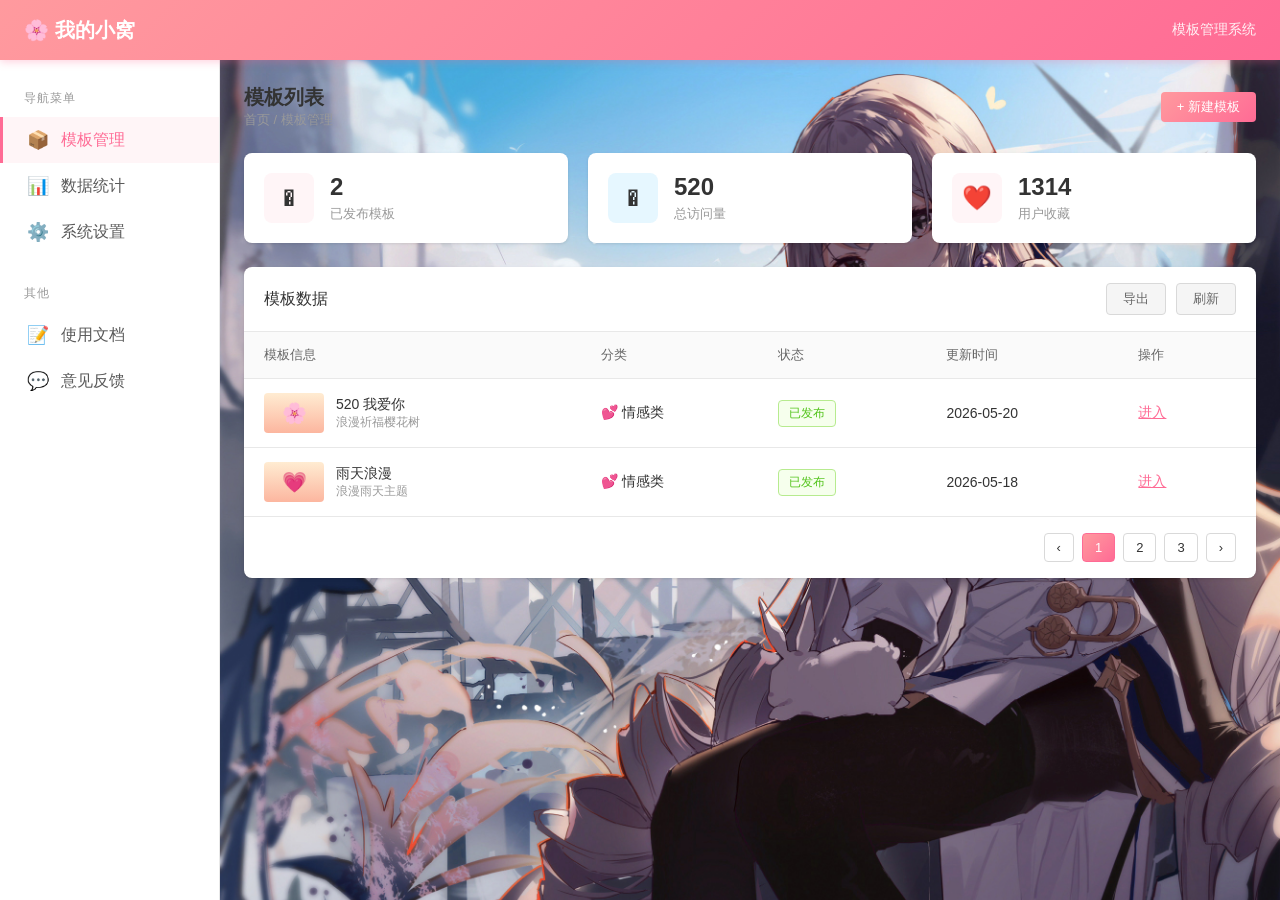
<file: index.html>
<!DOCTYPE html>
<html lang="zh-CN">
<head>
    <meta charset="UTF-8">
    <meta name="viewport" content="width=device-width, initial-scale=1.0">
    <title>✨ 我的模板库 ✨</title>
    <style>
        * {
            margin: 0;
            padding: 0;
            box-sizing: border-box;
        }
        
        html, body {
            height: 100%;
            overflow: hidden;
        }
        
        body {
            font-family: 'PingFang SC', 'Microsoft YaHei', sans-serif;
            background: #f0f2f5;
            color: #333;
        }
        
        /* 顶部导航 */
        .navbar {
            position: fixed;
            top: 0;
            left: 0;
            right: 0;
            height: 60px;
            background: linear-gradient(135deg, #ff9a9e 0%, #ff6b95 100%);
            display: flex;
            align-items: center;
            padding: 0 24px;
            box-shadow: 0 2px 8px rgba(255, 107, 149, 0.3);
            z-index: 1000;
        }
        
        .navbar-logo {
            font-size: 20px;
            color: white;
            font-weight: 600;
            display: flex;
            align-items: center;
            gap: 10px;
        }
        
        .navbar-title {
            margin-left: auto;
            color: white;
            font-size: 14px;
            opacity: 0.9;
        }
        
        /* 主容器 */
        .main-container {
            display: flex;
            height: 100vh;
            padding-top: 60px;
        }
        
        /* 左侧菜单 */
        .sidebar {
            width: 220px;
            background: white;
            border-right: 1px solid #e8e8e8;
            padding: 20px 0;
            overflow-y: auto;
        }
        
        .menu-title {
            padding: 10px 24px;
            font-size: 12px;
            color: #999;
            text-transform: uppercase;
            letter-spacing: 1px;
        }
        
        .menu-item {
            display: flex;
            align-items: center;
            padding: 12px 24px;
            color: #595959;
            cursor: pointer;
            transition: all 0.3s;
            border-left: 3px solid transparent;
        }
        
        .menu-item:hover {
            background: #fff5f7;
            color: #ff6b95;
            border-left-color: #ff6b95;
        }
        
        .menu-item.active {
            background: #fff5f7;
            color: #ff6b95;
            border-left-color: #ff6b95;
            font-weight: 500;
        }
        
        .menu-icon {
            margin-right: 12px;
            font-size: 18px;
        }
        
        /* 主内容区 */
        .content {
            flex: 1;
            padding: 24px;
            overflow-y: auto;
            background: url('../template/static/img/BLNY2.jpg') no-repeat center center;
            background-size: cover;
            position: relative;
        }
        
        .content::before {
            content: '';
            position: absolute;
            top: 0;
            left: 0;
            right: 0;
            bottom: 0;
            /* background: rgba(255, 255, 255, 0.7); */
            z-index: 0;
        }
        
        .content > * {
            position: relative;
            z-index: 1;
        }
        
        /* 内容头部 */
        .content-header {
            display: flex;
            justify-content: space-between;
            align-items: center;
            margin-bottom: 24px;
        }
        
        .page-title {
            font-size: 20px;
            font-weight: 600;
            color: #333;
        }
        
        .breadcrumb {
            font-size: 13px;
            color: #999;
        }
        
        /* 统计卡片 */
        .stats-row {
            display: grid;
            grid-template-columns: repeat(auto-fit, minmax(200px, 1fr));
            gap: 20px;
            margin-bottom: 24px;
        }
        
        .stat-card {
            background: white;
            border-radius: 8px;
            padding: 20px;
            box-shadow: 0 1px 3px rgba(0, 0, 0, 0.1);
            display: flex;
            align-items: center;
        }
        
        .stat-icon {
            width: 50px;
            height: 50px;
            border-radius: 8px;
            display: flex;
            align-items: center;
            justify-content: center;
            font-size: 24px;
            margin-right: 16px;
        }
        
        .stat-icon.pink {
            background: #fff5f7;
        }
        
        .stat-icon.blue {
            background: #e6f7ff;
        }
        
        .stat-info h3 {
            font-size: 24px;
            font-weight: 600;
            color: #333;
        }
        
        .stat-info p {
            font-size: 13px;
            color: #999;
            margin-top: 4px;
        }
        
        /* 模板卡片表格 */
        .card-table {
            background: white;
            border-radius: 8px;
            box-shadow: 0 1px 3px rgba(0, 0, 0, 0.1);
        }
        
        .table-header {
            padding: 16px 20px;
            border-bottom: 1px solid #e8e8e8;
            display: flex;
            justify-content: space-between;
            align-items: center;
        }
        
        .table-title {
            font-size: 16px;
            font-weight: 500;
            color: #333;
        }
        
        .table-actions {
            display: flex;
            gap: 10px;
        }
        
        .btn-sm {
            padding: 6px 16px;
            border-radius: 4px;
            font-size: 13px;
            cursor: pointer;
            border: none;
            transition: all 0.3s;
        }
        
        .btn-primary {
            background: linear-gradient(135deg, #ff9a9e 0%, #ff6b95 100%);
            color: white;
        }
        
        .btn-primary:hover {
            opacity: 0.9;
            transform: translateY(-1px);
        }
        
        .btn-default {
            background: #f5f5f5;
            color: #666;
            border: 1px solid #d9d9d9;
        }
        
        .btn-default:hover {
            color: #ff6b95;
            border-color: #ff6b95;
        }
        
        /* 表格 */
        .table {
            width: 100%;
            border-collapse: collapse;
        }
        
        .table th,
        .table td {
            padding: 14px 20px;
            text-align: left;
            border-bottom: 1px solid #e8e8e8;
        }
        
        .table th {
            background: #fafafa;
            font-weight: 500;
            color: #666;
            font-size: 13px;
        }
        
        .table td {
            color: #333;
            font-size: 14px;
        }
        
        .table tr:hover {
            background: #fff5f7;
        }
        
        /* 模板预览单元格 */
        .template-preview {
            display: flex;
            align-items: center;
            gap: 12px;
        }
        
        .preview-thumb {
            width: 60px;
            height: 40px;
            background: linear-gradient(180deg, #ffecd2 0%, #fcb69f 100%);
            border-radius: 4px;
            display: flex;
            align-items: center;
            justify-content: center;
            font-size: 20px;
        }
        
        .preview-info {
            display: flex;
            flex-direction: column;
        }
        
        .preview-name {
            font-weight: 500;
            color: #333;
        }
        
        .preview-desc {
            font-size: 12px;
            color: #999;
        }
        
        /* 状态标签 */
        .status {
            display: inline-block;
            padding: 4px 10px;
            border-radius: 4px;
            font-size: 12px;
        }
        
        .status-success {
            background: #f6ffed;
            color: #52c41a;
            border: 1px solid #b7eb8f;
        }
        
        /* 操作按钮 */
        .action-btn {
            color: #ff6b95;
            cursor: pointer;
            margin-right: 12px;
            transition: opacity 0.3s;
        }
        
        .action-btn:hover {
            opacity: 0.7;
        }
        
        /* 弹窗预览 */
        .modal-overlay {
            display: none;
            position: fixed;
            top: 0;
            left: 0;
            right: 0;
            bottom: 0;
            background: rgba(0, 0, 0, 0.5);
            z-index: 2000;
            justify-content: center;
            align-items: center;
        }
        
        .modal-overlay.active {
            display: flex;
        }
        
        .modal {
            background: white;
            border-radius: 8px;
            width: 90%;
            max-width: 800px;
            height: 80vh;
            overflow: hidden;
        }
        
        .modal-header {
            padding: 16px 20px;
            border-bottom: 1px solid #e8e8e8;
            display: flex;
            justify-content: space-between;
            align-items: center;
        }
        
        .modal-close {
            font-size: 24px;
            cursor: pointer;
            color: #999;
            transition: color 0.3s;
        }
        
        .modal-close:hover {
            color: #ff6b95;
        }
        
        .modal-body {
            height: calc(100% - 60px);
        }
        
        .modal-body iframe {
            width: 100%;
            height: 100%;
            border: none;
        }
        
        /* 分页 */
        .pagination {
            display: flex;
            justify-content: flex-end;
            padding: 16px 20px;
            gap: 8px;
        }
        
        .page-item {
            padding: 6px 12px;
            border: 1px solid #d9d9d9;
            border-radius: 4px;
            cursor: pointer;
            font-size: 13px;
            transition: all 0.3s;
        }
        
        .page-item:hover {
            color: #ff6b95;
            border-color: #ff6b95;
        }
        
        .page-item.active {
            background: linear-gradient(135deg, #ff9a9e 0%, #ff6b95 100%);
            color: white;
            border-color: #ff6b95;
        }
        
        /* 桌面端隐藏菜单按钮 */
        .menu-toggle {
            display: none;
        }
        
        /* 移动端适配 */
        @media (max-width: 768px) {
            /* 移动端基础设置 - 允许垂直滚动，禁止横向滚动 */
            html {
                overflow-x: hidden;
                overflow-y: auto;
            }
            
            body {
                overflow-x: hidden;
                overflow-y: auto;
            }
            
            /* 移动端导航 */
            .navbar {
                position: fixed;
                top: 0;
                left: 0;
                right: 0;
                z-index: 100;
                padding: 0 16px;
                height: 56px;
            }
            
            .navbar-logo {
                font-size: 18px;
            }
            
            .navbar-title {
                display: none;
            }
            
            /* 汉堡菜单按钮 */
            .menu-toggle {
                display: block;
                font-size: 22px;
                color: white;
                cursor: pointer;
            }
            
            /* 移动端侧边栏 */
            .sidebar {
                position: fixed;
                left: -220px;
                top: 56px;
                bottom: 0;
                width: 220px;
                z-index: 999;
                box-shadow: 2px 0 10px rgba(0, 0, 0, 0.1);
                transition: left 0.3s ease;
            }
            
            .sidebar.open {
                left: 0;
            }
            
            /* 遮罩层 */
            .sidebar-overlay {
                display: none;
                position: fixed;
                top: 56px;
                left: 0;
                right: 0;
                bottom: 0;
                background: rgba(0, 0, 0, 0.5);
                z-index: 998;
            }
            
            .sidebar-overlay.active {
                display: block;
            }
            
            /* 主内容区 */
            .main-container {
                flex-direction: column;
                height: auto;
                padding-top: 56px;  /* 避开固定导航栏 */
                min-height: 100vh;
            }
            
            .content {
                padding: 16px;
                min-height: calc(100vh - 56px);
            }
            
            /* 内容头部 */
            .content-header {
                flex-direction: column;
                align-items: flex-start;
                gap: 12px;
                margin-bottom: 16px;
            }
            
            .page-title {
                font-size: 18px;
            }
            
            /* 统计卡片 */
            .stats-row {
                grid-template-columns: repeat(3, 1fr);
                gap: 12px;
                margin-bottom: 16px;
            }
            
            .stat-card {
                padding: 12px;
            }
            
            .stat-icon {
                width: 40px;
                height: 40px;
                font-size: 18px;
                margin-right: 10px;
            }
            
            .stat-info h3 {
                font-size: 18px;
            }
            
            .stat-info p {
                font-size: 11px;
            }
            
            /* 表格响应式处理 - 移动端改为卡片式布局 */
            .card-table {
                overflow: visible;
            }
            
            /* 隐藏表头 */
            .table thead {
                display: none;
            }
            
            /* 表格行改为卡片 */
            .table tbody {
                display: flex;
                flex-direction: column;
                gap: 12px;
            }
            
            .table tr {
                display: block;
                background: white;
                border-radius: 12px;
                padding: 16px;
                box-shadow: 0 2px 8px rgba(0, 0, 0, 0.06);
            }
            
            .table td {
                display: block;
                padding: 0;
                border: none;
            }
            
            /* 模板预览区域 - 卡片式布局 */
            .template-preview {
                display: flex;
                align-items: center;
                gap: 12px;
                margin-bottom: 12px;
            }
            
            .preview-thumb {
                width: 50px;
                height: 50px;
                background: linear-gradient(135deg, #ff9a9e 0%, #ff6b95 100%);
                border-radius: 10px;
                font-size: 22px;
            }
            
            .preview-info {
                flex: 1;
            }
            
            .preview-name {
                font-size: 16px;
                font-weight: 600;
                color: #333;
                margin-bottom: 2px;
            }
            
            .preview-desc {
                font-size: 12px;
                color: #999;
            }
            
            /* 状态和日期信息 */
            .table td:not(:first-child):not(:last-child) {
                display: flex;
                gap: 16px;
                margin-bottom: 12px;
                font-size: 12px;
                color: #999;
            }
            
            /* 操作按钮区域 */
            .table td:last-child {
                display: flex;
                gap: 10px;
            }
            
            /* 操作按钮 */
            .action-btn {
                display: inline-flex;
                align-items: center;
                justify-content: center;
                padding: 10px 20px;
                background: linear-gradient(135deg, #ff9a9e 0%, #ff6b95 100%);
                color: white;
                border-radius: 20px;
                font-size: 14px;
                font-weight: 500;
                text-decoration: none;
                transition: all 0.3s;
                box-shadow: 0 4px 12px rgba(255, 107, 149, 0.3);
            }
            
            .action-btn:hover,
            .action-btn:active {
                transform: translateY(-2px);
                box-shadow: 0 6px 16px rgba(255, 107, 149, 0.4);
            }
            
            /* 弹窗 */
            .modal {
                width: 95%;
                height: 70vh;
            }
            
            /* 分页 */
            .pagination {
                justify-content: center;
            }
        }
        
        /* 小屏手机适配 */
        @media (max-width: 480px) {
            .navbar-logo {
                font-size: 16px;
            }
            
            .content {
                padding: 12px;
            }
            
            .stats-row {
                grid-template-columns: repeat(3, 1fr);
                gap: 8px;
            }
            
            .stat-card {
                padding: 10px 8px;
            }
            
            .stat-icon {
                width: 35px;
                height: 35px;
                font-size: 16px;
                margin-right: 8px;
            }
            
            .stat-info h3 {
                font-size: 16px;
            }
            
            .stat-info p {
                font-size: 10px;
            }
        }
    </style>
</head>
<body>
    <!-- 顶部导航 -->
    <nav class="navbar">
        <div class="menu-toggle" id="menuToggle">☰</div>
        <div class="navbar-logo">
            🌸 我的小窝
        </div>
        <div class="navbar-title">模板管理系统</div>
    </nav>
    
    <!-- 侧边栏遮罩 -->
    <div class="sidebar-overlay" id="sidebarOverlay"></div>
    
    <!-- 主容器 -->
    <div class="main-container">
        <!-- 左侧菜单 -->
        <aside class="sidebar" id="sidebar">
            <div class="menu-title">导航菜单</div>
            <div class="menu-item active">
                <span class="menu-icon">📦</span>
                模板管理
            </div>
            <div class="menu-item">
                <span class="menu-icon">📊</span>
                数据统计
            </div>
            <div class="menu-item">
                <span class="menu-icon">⚙️</span>
                系统设置
            </div>
            
            <div class="menu-title" style="margin-top: 20px;">其他</div>
            <div class="menu-item">
                <span class="menu-icon">📝</span>
                使用文档
            </div>
            <div class="menu-item">
                <span class="menu-icon">💬</span>
                意见反馈
            </div>
        </aside>
        
        <!-- 主内容区 -->
        <main class="content">
            <!-- 内容头部 -->
            <div class="content-header">
                <div>
                    <h1 class="page-title">模板列表</h1>
                    <div class="breadcrumb">首页 / 模板管理</div>
                </div>
                <button class="btn-sm btn-primary">+ 新建模板</button>
            </div>
            
            <!-- 统计卡片 -->
            <div class="stats-row">
                <div class="stat-card">
                    <div class="stat-icon pink">�</div>
                    <div class="stat-info">
                        <h3>2</h3>
                        <p>已发布模板</p>
                    </div>
                </div>
                <div class="stat-card">
                    <div class="stat-icon blue">�️</div>
                    <div class="stat-info">
                        <h3>520</h3>
                        <p>总访问量</p>
                    </div>
                </div>
                <div class="stat-card">
                    <div class="stat-icon pink">❤️</div>
                    <div class="stat-info">
                        <h3>1314</h3>
                        <p>用户收藏</p>
                    </div>
                </div>
            </div>
            
            <!-- 表格 -->
            <div class="card-table">
                <div class="table-header">
                    <div class="table-title">模板数据</div>
                    <div class="table-actions">
                        <button class="btn-sm btn-default">导出</button>
                        <button class="btn-sm btn-default">刷新</button>
                    </div>
                </div>
                
                <table class="table">
                    <thead>
                        <tr>
                            <th>模板信息</th>
                            <th>分类</th>
                            <th>状态</th>
                            <th>更新时间</th>
                            <th>操作</th>
                        </tr>
                    </thead>
                    <tbody>
                        <tr>
                            <td>
                                <div class="template-preview">
                                    <div class="preview-thumb">🌸</div>
                                    <div class="preview-info">
                                        <span class="preview-name">520 我爱你</span>
                                        <span class="preview-desc">浪漫祈福樱花树</span>
                                    </div>
                                </div>
                            </td>
                            <td>💕 情感类</td>
                            <td><span class="status status-success">已发布</span></td>
                            <td>2026-05-20</td>
                            <td>
                                <a href="template/views/love_520.html" class="action-btn">进入</a>
                            </td>
                        </tr>
                        <tr>
                            <td>
                                <div class="template-preview">
                                    <div class="preview-thumb">💗</div>
                                    <div class="preview-info">
                                        <span class="preview-name">雨天浪漫</span>
                                        <span class="preview-desc">浪漫雨天主题</span>
                                    </div>
                                </div>
                            </td>
                            <td>💕 情感类</td>
                            <td><span class="status status-success">已发布</span></td>
                            <td>2026-05-18</td>
                            <td>
                                <a href="template/views/rain.html" class="action-btn">进入</a>
                            </td>
                        </tr>
                    </tbody>
                </table>
                
                <!-- 分页 -->
                <div class="pagination">
                    <div class="page-item">‹</div>
                    <div class="page-item active">1</div>
                    <div class="page-item">2</div>
                    <div class="page-item">3</div>
                    <div class="page-item">›</div>
                </div>
            </div>
        </main>
    </div>
    
    <!-- 预览弹窗 -->
    <div class="modal-overlay" id="previewModal">
        <div class="modal">
            <div class="modal-header">
                <span style="font-weight: 500;">模板预览</span>
                <span class="modal-close" onclick="closeModal()">×</span>
            </div>
            <div class="modal-body">
                <iframe src="template/views/rain.html"></iframe>
            </div>
        </div>
    </div>
    
    <script>
        function previewTemplate() {
            document.getElementById('previewModal').classList.add('active');
        }
        
        function closeModal() {
            document.getElementById('previewModal').classList.remove('active');
        }
        
        // 点击遮罩关闭弹窗
        document.getElementById('previewModal').addEventListener('click', function(e) {
            if (e.target === this) {
                closeModal();
            }
        });
        
        // 移动端菜单切换
        function toggleSidebar() {
            const sidebar = document.getElementById('sidebar');
            const overlay = document.getElementById('sidebarOverlay');
            sidebar.classList.toggle('open');
            overlay.classList.toggle('active');
        }
        
        // 点击遮罩关闭侧边栏
        document.getElementById('sidebarOverlay').addEventListener('click', function() {
            toggleSidebar();
        });
        
        // 点击菜单按钮切换
        document.getElementById('menuToggle').addEventListener('click', function() {
            toggleSidebar();
        });
    </script>
</body>
</html>
</file>
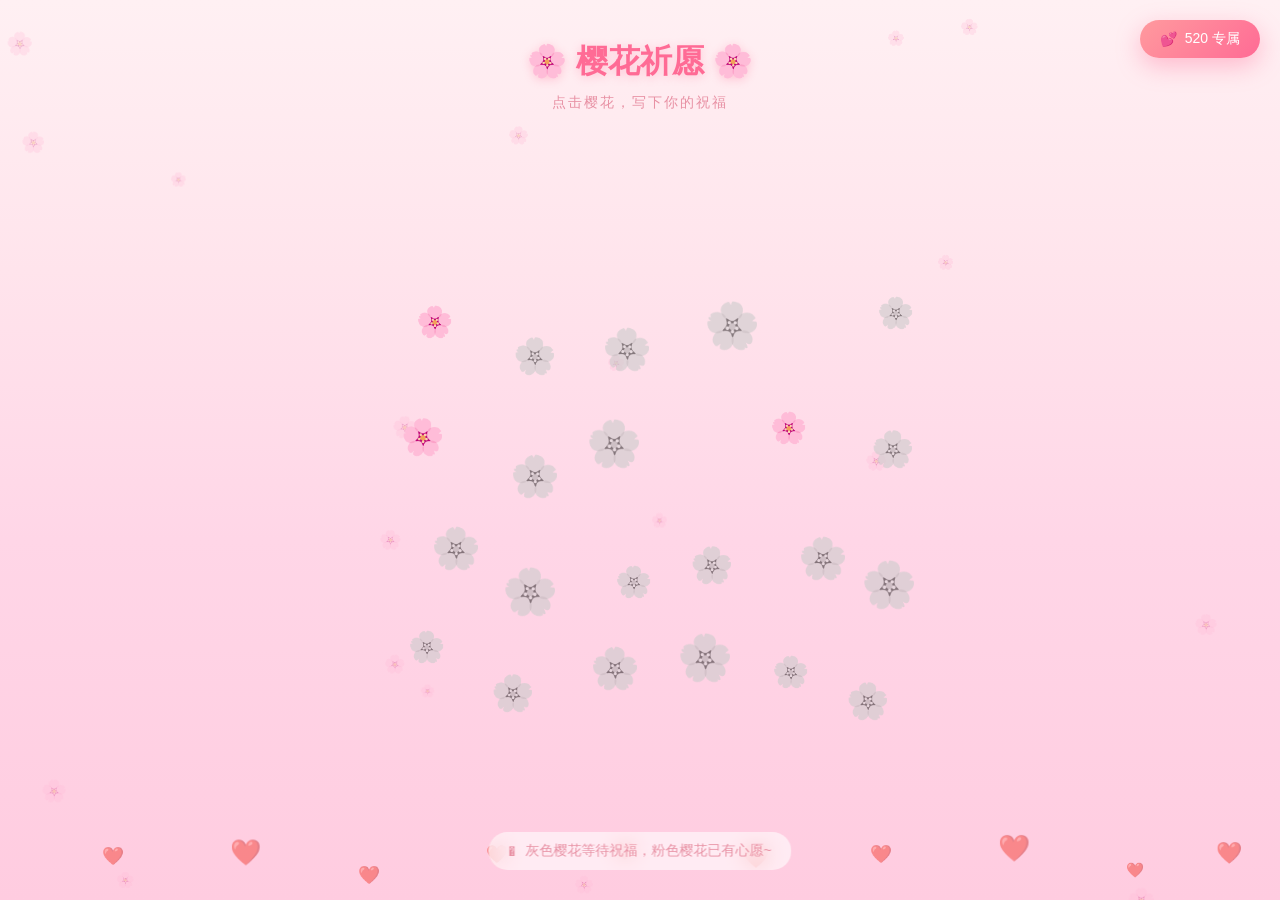
<file: template/views/love_520.html>
<!DOCTYPE html>
<html lang="zh-CN">
<head>
    <meta charset="UTF-8">
    <meta name="viewport" content="width=device-width, initial-scale=1.0">
    <title>💕 樱花祈愿 💕</title>
    <style>
        /* ===== 基础重置样式 ===== */
        * {
            margin: 0;
            padding: 0;
            box-sizing: border-box;
        }
        
        html, body {
            width: 100%;
            height: 100%;
            overflow: hidden;
        }
        
        body {
            font-family: 'PingFang SC', 'Microsoft YaHei', sans-serif;
            background: linear-gradient(180deg, #fff0f3 0%, #ffe4ec 30%, #ffd6e7 60%, #ffcce0 100%);
            position: relative;
        }
        
        /* ===== 桌面端样式 ===== */
        /* 背景装饰 */
        .bg-decoration {
            position: fixed;
            top: 0;
            left: 0;
            width: 100%;
            height: 100%;
            pointer-events: none;
            z-index: 1;
            overflow: hidden;
        }
        
        .bg-petal {
            position: absolute;
            font-size: 16px;
            opacity: 0.3;
            animation: float 8s ease-in-out infinite;
        }
        
        @keyframes float {
            0%, 100% { transform: translateY(0) translateX(0) rotate(0deg); opacity: 0.3; }
            25% { transform: translateY(-20px) translateX(10px) rotate(180deg); opacity: 0.5; }
            50% { transform: translateY(-40px) translateX(-5px) rotate(360deg); opacity: 0.3; }
            75% { transform: translateY(-20px) translateX(15px) rotate(540deg); opacity: 0.5; }
        }
        
        /* 标题 */
        .title-section {
            text-align: center;
            padding: 40px 20px 20px;
            position: relative;
            z-index: 10;
        }
        
        .title {
            font-size: 32px;
            color: #ff6b95;
            font-weight: 600;
            margin-bottom: 10px;
            text-shadow: 0 2px 10px rgba(255, 107, 149, 0.3);
        }
        
        .subtitle {
            font-size: 14px;
            color: #e891a4;
            letter-spacing: 2px;
        }
        
        /* 520日期标签 */
        .date-badge {
            position: fixed;
            top: 20px;
            right: 20px;
            background: linear-gradient(135deg, #ff9a9e 0%, #ff6b95 100%);
            padding: 10px 20px;
            border-radius: 50px;
            color: white;
            font-weight: 500;
            font-size: 14px;
            box-shadow: 0 8px 25px rgba(255, 107, 149, 0.4);
            z-index: 100;
            display: flex;
            align-items: center;
            gap: 8px;
            animation: glow 2s ease-in-out infinite;
        }
        
        @keyframes glow {
            0%, 100% { box-shadow: 0 8px 25px rgba(255, 107, 149, 0.4); }
            50% { box-shadow: 0 8px 35px rgba(255, 107, 149, 0.6); }
        }
        
        /* 樱花容器 - 桌面端 */
        .flowers-container {
            display: flex;
            justify-content: center;
            align-items: center;
            min-height: calc(100vh - 200px);
            padding: 20px;
            position: relative;
            z-index: 10;
        }
        
        .flowers-wrapper {
            position: relative;
            width: 500px;
            height: 500px;
        }
        
        /* 樱花花朵 - 桌面端 */
        .flower {
            position: absolute;
            cursor: pointer;
            transition: all 0.4s cubic-bezier(0.34, 1.56, 0.64, 1);
            z-index: 10;
            filter: grayscale(100%);
            opacity: 0.6;
        }
        
        .flower:hover {
            transform: scale(1.4);
            filter: grayscale(30%);
            opacity: 0.9;
        }
        
        .flower.active {
            filter: grayscale(0%);
            opacity: 1;
            animation: bloom 1.5s ease-in-out infinite;
        }
        
        @keyframes bloom {
            0%, 100% { transform: scale(1); }
            50% { transform: scale(1.15); }
        }
        
        /* 祈福弹窗 */
        .modal-overlay {
            display: none;
            position: fixed;
            top: 0;
            left: 0;
            right: 0;
            bottom: 0;
            background: rgba(255, 196, 214, 0.6);
            backdrop-filter: blur(10px);
            z-index: 200;
            justify-content: center;
            align-items: center;
            animation: fadeIn 0.3s ease;
        }
        
        .modal-overlay.active {
            display: flex;
        }
        
        @keyframes fadeIn {
            from { opacity: 0; }
            to { opacity: 1; }
        }
        
        .modal {
            background: white;
            border-radius: 25px;
            padding: 40px;
            width: 90%;
            max-width: 420px;
            box-shadow: 0 25px 80px rgba(255, 107, 149, 0.4);
            animation: slideUp 0.4s cubic-bezier(0.34, 1.56, 0.64, 1);
            position: relative;
        }
        
        @keyframes slideUp {
            from { opacity: 0; transform: translateY(30px) scale(0.95); }
            to { opacity: 1; transform: translateY(0) scale(1); }
        }
        
        .modal::before {
            content: '';
            position: absolute;
            top: -15px;
            left: 50%;
            transform: translateX(-50%);
            width: 60px;
            height: 60px;
            background: linear-gradient(135deg, #ff9a9e 0%, #ff6b95 100%);
            border-radius: 50%;
            display: flex;
            align-items: center;
            justify-content: center;
            font-size: 28px;
            box-shadow: 0 8px 25px rgba(255, 107, 149, 0.5);
        }
        
        .modal::after {
            content: '🌸';
            position: absolute;
            top: -15px;
            left: 50%;
            transform: translateX(-50%);
            width: 60px;
            height: 60px;
            display: flex;
            align-items: center;
            justify-content: center;
            font-size: 28px;
            z-index: 1;
        }
        
        .modal h3 {
            color: #ff6b95;
            font-size: 22px;
            margin-bottom: 25px;
            text-align: center;
            margin-top: 15px;
        }
        
        .modal textarea {
            width: 100%;
            height: 120px;
            padding: 18px;
            border: 2px solid #ffe4ec;
            border-radius: 15px;
            font-size: 15px;
            resize: none;
            outline: none;
            transition: all 0.3s;
            font-family: inherit;
            background: #fff8fa;
        }
        
        .modal textarea:focus {
            border-color: #ff9a9e;
            background: white;
            box-shadow: 0 0 0 3px rgba(255, 154, 158, 0.1);
        }
        
        .modal textarea::placeholder {
            color: #e8c0ca;
        }
        
        .modal-actions {
            display: flex;
            gap: 15px;
            margin-top: 25px;
        }
        
        .btn {
            flex: 1;
            padding: 14px;
            border-radius: 25px;
            border: none;
            font-size: 15px;
            font-weight: 500;
            cursor: pointer;
            transition: all 0.3s;
            position: relative;
            overflow: hidden;
        }
        
        .btn::before {
            content: '';
            position: absolute;
            top: 0;
            left: -100%;
            width: 100%;
            height: 100%;
            background: linear-gradient(90deg, transparent, rgba(255, 255, 255, 0.3), transparent);
            transition: left 0.5s;
        }
        
        .btn:hover::before {
            left: 100%;
        }
        
        .btn-primary {
            background: linear-gradient(135deg, #ff9a9e 0%, #ff6b95 100%);
            color: white;
        }
        
        .btn-primary:hover {
            transform: translateY(-2px);
            box-shadow: 0 8px 25px rgba(255, 107, 149, 0.5);
        }
        
        .btn-default {
            background: #f8f8f8;
            color: #888;
        }
        
        .btn-default:hover {
            background: #ffe4ec;
            color: #ff6b95;
            transform: translateY(-2px);
        }
        
        /* 底部提示 */
        .hint {
            position: fixed;
            bottom: 30px;
            left: 50%;
            transform: translateX(-50%);
            color: #e891a4;
            font-size: 14px;
            display: flex;
            align-items: center;
            gap: 10px;
            z-index: 10;
            padding: 10px 20px;
            background: rgba(255, 255, 255, 0.6);
            border-radius: 25px;
            backdrop-filter: blur(10px);
        }
        
        /* 底部爱心装饰 */
        .hearts {
            position: fixed;
            bottom: 0;
            left: 0;
            width: 100%;
            height: 180px;
            pointer-events: none;
            z-index: 5;
        }
        
        .heart {
            position: absolute;
            font-size: 20px;
            animation: floatHeart 4s ease-in-out infinite;
            opacity: 0.5;
        }
        
        @keyframes floatHeart {
            0%, 100% { transform: translateY(0) rotate(0deg); opacity: 0.4; }
            50% { transform: translateY(-40px) rotate(15deg); opacity: 0.7; }
        }
        
        /* ===== 移动端CSS框架 (max-width: 768px) ===== */
        @media (max-width: 768px) {
            /* 基础重置 - 确保无滚动条 */
            html, body {
                width: 100%;
                height: 100%;
                overflow: hidden;
                position: fixed;
                top: 0;
                left: 0;
            }
            
            /* 隐藏背景装饰 */
            .bg-decoration {
                display: none;
            }
            
            /* 隐藏底部爱心装饰 */
            .hearts {
                display: none;
            }
            
            /* 隐藏底部提示 */
            .hint {
                display: none;
            }
            
            /* 调整标题区域 */
            .title-section {
                padding: 25px 15px 10px;
                padding-top: calc(25px + env(safe-area-inset-top));
            }
            
            .title {
                font-size: 20px;
            }
            
            .subtitle {
                font-size: 10px;
                letter-spacing: 1px;
            }
            
            /* 520日期标签 */
            .date-badge {
                top: calc(12px + env(safe-area-inset-top));
                right: 12px;
                padding: 5px 12px;
                font-size: 10px;
                gap: 4px;
            }
            
            /* 樱花容器 - 全屏布局 */
            .flowers-container {
                width: 100%;
                height: calc(100vh - 100px - env(safe-area-inset-top));
                min-height: 0;
                padding: 10px;
                margin: 0;
                display: flex;
                justify-content: center;
                align-items: center;
            }
            
            /* 花朵包装器 - 自适应尺寸 */
            .flowers-wrapper {
                position: relative;
                width: 100%;
                max-width: 360px;
                height: calc(100vh - 120px - env(safe-area-inset-top));
                max-height: 420px;
            }
            
            /* 樱花花朵 - 移动端专用样式 */
            .flower {
                position: absolute;
                cursor: pointer;
                filter: grayscale(100%);
                opacity: 0.6;
                transition: all 0.3s ease;
                z-index: 10;
                /* 根据屏幕宽度动态调整 */
                font-size: 24px;
            }
            
            .flower:active {
                transform: scale(1.2);
                filter: grayscale(30%);
                opacity: 0.9;
            }
            
            .flower.active {
                filter: grayscale(0%);
                opacity: 1;
                animation: bloom 1.5s ease-in-out infinite;
            }
            
            /* 弹窗 - 移动端优化 */
            .modal-overlay {
                background: rgba(255, 196, 214, 0.8);
            }
            
            .modal {
                padding: 25px 20px;
                width: 92%;
                max-width: 320px;
                margin: 0 10px;
            }
            
            .modal h3 {
                font-size: 16px;
                margin-bottom: 18px;
            }
            
            .modal textarea {
                height: 100px;
                padding: 14px;
                font-size: 13px;
            }
            
            .btn {
                padding: 12px;
                font-size: 13px;
            }
        }
        
        /* 小屏手机适配 (max-width: 480px) */
        @media (max-width: 480px) {
            .title-section {
                padding: 20px 10px 8px;
                padding-top: calc(20px + env(safe-area-inset-top));
            }
            
            .title {
                font-size: 18px;
            }
            
            .subtitle {
                font-size: 9px;
            }
            
            .date-badge {
                top: calc(10px + env(safe-area-inset-top));
                right: 10px;
                padding: 4px 10px;
                font-size: 9px;
            }
            
            .flowers-wrapper {
                max-width: 320px;
                height: calc(100vh - 110px - env(safe-area-inset-top));
                max-height: 380px;
            }
            
            .flower {
                font-size: 22px;
            }
            
            .modal {
                padding: 22px 18px;
                width: 95%;
                max-width: 290px;
            }
            
            .modal h3 {
                font-size: 15px;
            }
            
            .modal textarea {
                height: 90px;
                font-size: 12px;
            }
            
            .btn {
                padding: 11px;
                font-size: 12px;
            }
        }
        
        /* 超小屏手机适配 (max-width: 360px) */
        @media (max-width: 360px) {
            .title-section {
                padding: 18px 8px 6px;
            }
            
            .title {
                font-size: 16px;
            }
            
            .subtitle {
                font-size: 8px;
            }
            
            .date-badge {
                padding: 3px 8px;
                font-size: 8px;
            }
            
            .flowers-wrapper {
                max-width: 280px;
                height: calc(100vh - 100px - env(safe-area-inset-top));
                max-height: 340px;
            }
            
            .flower {
                font-size: 20px;
            }
            
            .modal {
                padding: 20px 15px;
                max-width: 260px;
            }
            
            .modal h3 {
                font-size: 14px;
            }
            
            .modal textarea {
                height: 80px;
            }
        }
    </style>
</head>
<body>
    <!-- 背景装饰花瓣 -->
    <div class="bg-decoration" id="bgDecoration"></div>
    
    <!-- 标题区域 -->
    <div class="title-section">
        <h1 class="title">🌸 樱花祈愿 🌸</h1>
        <p class="subtitle">点击樱花，写下你的祝福</p>
    </div>
    
    <!-- 520日期标签 -->
    <div class="date-badge">
        <span>💕</span>
        <span>520 专属</span>
    </div>
    
    <!-- 底部爱心装饰 -->
    <div class="hearts" id="heartsContainer"></div>
    
    <!-- 樱花容器 -->
    <div class="flowers-container">
        <div class="flowers-wrapper" id="flowersContainer">
            <!-- 樱花将通过JS生成 -->
        </div>
    </div>
    
    <!-- 祈福弹窗 -->
    <div class="modal-overlay" id="wishModal">
        <div class="modal">
            <h3>💕 写下你的祝福 💕</h3>
            <textarea id="wishInput" placeholder="在这里写下你想说的话..."></textarea>
            <div class="modal-actions">
                <button class="btn btn-default" onclick="closeWishModal()">取消</button>
                <button class="btn btn-primary" onclick="submitWish()">发送祝福</button>
            </div>
        </div>
    </div>
    
    <!-- 提示文字 -->
    <div class="hint">
        <span>�</span>
        <span>灰色樱花等待祝福，粉色樱花已有心愿~</span>
    </div>
    
    <script>
        // 花朵位置数据（固定，确保每次刷新位置一致）
        const flowerPositions = [];
        
        // 判断是否为移动端
        function isMobile() {
            return window.innerWidth <= 768;
        }
        
        (function generateFlowerPositions() {
            if (isMobile()) {
                // 移动端专用位置 - 紧凑布局，确保全部显示在可视区域内
                // 3行 x 4列布局
                const rows = 3;
                const cols = 4;
                const spacingX = 70;  // 减小水平间距
                const spacingY = 85;  // 减小垂直间距
                const startX = -120;  // 居中起始位置
                const startY = -110;  // 居中起始位置
                
                let seed = 5201314;
                const random = () => {
                    seed = (seed * 9301 + 49297) % 233280;
                    return seed / 233280;
                };
                
                for (let row = 0; row < rows; row++) {
                    for (let col = 0; col < cols; col++) {
                        const offsetX = (random() - 0.5) * 20;
                        const offsetY = (random() - 0.5) * 25;
                        
                        const x = startX + col * spacingX + offsetX;
                        const y = startY + row * spacingY + offsetY;
                        
                        // 移动端不跳过任何花朵，确保数量足够且分布均匀
                        flowerPositions.push({ x, y });
                    }
                }
            } else {
                // 桌面端布局
                const rows = 4;
                const cols = 6;
                const spacingX = 90;
                const spacingY = 110;
                const startX = -220;
                const startY = -160;
                
                let seed = 5201314;
                const random = () => {
                    seed = (seed * 9301 + 49297) % 233280;
                    return seed / 233280;
                };
                
                for (let row = 0; row < rows; row++) {
                    for (let col = 0; col < cols; col++) {
                        const offsetX = (random() - 0.5) * 50;
                        const offsetY = (random() - 0.5) * 60;
                        
                        const x = startX + col * spacingX + offsetX;
                        const y = startY + row * spacingY + offsetY;
                        
                        if (random() > 0.15) {
                            flowerPositions.push({ x, y });
                        }
                    }
                }
            }
        })();
        
        // localStorage 操作
        const WISHES_KEY = 'sakura_wishes';
        
        // 默认祝福数据（两朵樱花有内容）
        const DEFAULT_WISHES = {
            0: '愿你每一天都充满阳光和微笑~ 💕',
            5: '愿所有美好的事情都围绕着你~ ✨',
            8:'希望小宝天天开心~爱你的大宝（づ￣3￣）づ╭❤～'
        };
        
        function saveWishes(wishes) {
            localStorage.setItem(WISHES_KEY, JSON.stringify(wishes));
        }
        
        function getWishes() {
            const saved = localStorage.getItem(WISHES_KEY);
            // 如果没有保存的数据，返回默认祝福
            if (!saved) {
                // 保存默认数据到 localStorage
                saveWishes(DEFAULT_WISHES);
                return DEFAULT_WISHES;
            }
            return JSON.parse(saved);
        }
        
        // 生成背景装饰花瓣
        function createBgPetals() {
            const container = document.getElementById('bgDecoration');
            for (let i = 0; i < 20; i++) {
                const petal = document.createElement('span');
                petal.className = 'bg-petal';
                petal.textContent = '🌸';
                petal.style.left = (Math.random() * 100) + '%';
                petal.style.top = (Math.random() * 100) + '%';
                petal.style.fontSize = (12 + Math.random() * 12) + 'px';
                petal.style.animationDuration = (6 + Math.random() * 4) + 's';
                petal.style.animationDelay = (Math.random() * 5) + 's';
                container.appendChild(petal);
            }
        }
        
        // 生成底部爱心
        function createHearts() {
            const container = document.getElementById('heartsContainer');
            const positions = [8, 18, 28, 38, 48, 58, 68, 78, 88, 95];
            
            positions.forEach((pos, index) => {
                const heart = document.createElement('span');
                heart.className = 'heart';
                heart.textContent = '❤️';
                heart.style.left = pos + '%';
                heart.style.bottom = (10 + Math.random() * 30) + 'px';
                heart.style.animationDuration = (3 + Math.random() * 2) + 's';
                heart.style.animationDelay = index * 0.25 + 's';
                heart.style.fontSize = (14 + Math.random() * 12) + 'px';
                container.appendChild(heart);
            });
        }
        
        // 生成樱花花朵
        function createFlowers() {
            const container = document.getElementById('flowersContainer');
            const wishes = getWishes();
            const mobile = isMobile();
            
            flowerPositions.forEach((pos, index) => {
                const flowerEl = document.createElement('div');
                flowerEl.className = 'flower';
                flowerEl.style.left = `calc(50% + ${pos.x}px)`;
                flowerEl.style.top = `calc(50% + ${pos.y}px)`;
                flowerEl.innerHTML = '<span>🌸</span>';
                
                // 移动端使用统一稍小的花朵尺寸，桌面端使用渐变尺寸
                if (mobile) {
                    flowerEl.style.fontSize = '28px';
                } else {
                    flowerEl.style.fontSize = (30 + (index * 5) % 20) + 'px';
                }
                
                flowerEl.onclick = () => openWishModal(index);
                
                // 如果有祝福，点亮樱花（粉色）
                if (wishes[index]) {
                    flowerEl.classList.add('active');
                }
                
                container.appendChild(flowerEl);
            });
        }
        
        // 打开祈福弹窗
        let currentFlowerIndex = -1;
        
        function openWishModal(index) {
            currentFlowerIndex = index;
            const wishes = getWishes();
            // 如果已有祝福，显示在输入框中
            if (wishes[index]) {
                document.getElementById('wishInput').value = wishes[index];
            } else {
                document.getElementById('wishInput').value = '';
            }
            document.getElementById('wishModal').classList.add('active');
            document.getElementById('wishInput').focus();
        }
        
        // 关闭祈福弹窗
        function closeWishModal() {
            document.getElementById('wishModal').classList.remove('active');
            document.getElementById('wishInput').value = '';
            currentFlowerIndex = -1;
        }
        
        // 提交祝福
        function submitWish() {
            const wish = document.getElementById('wishInput').value.trim();
            
            if (!wish) {
                alert('请输入祝福内容~');
                return;
            }
            
            const flowers = document.querySelectorAll('.flower');
            if (currentFlowerIndex >= 0 && currentFlowerIndex < flowers.length) {
                const flower = flowers[currentFlowerIndex];
                
                // 点亮樱花（粉色）
                flower.classList.add('active');
                
                // 保存到 localStorage
                const wishes = getWishes();
                wishes[currentFlowerIndex] = wish;
                saveWishes(wishes);
            }
            
            closeWishModal();
        }
        
        // 点击遮罩关闭弹窗
        document.getElementById('wishModal').addEventListener('click', (e) => {
            if (e.target === document.getElementById('wishModal')) {
                closeWishModal();
            }
        });
        
        // 初始化
        document.addEventListener('DOMContentLoaded', () => {
            createBgPetals();
            createHearts();
            createFlowers();
        });
    </script>
</body>
</html>
</file>
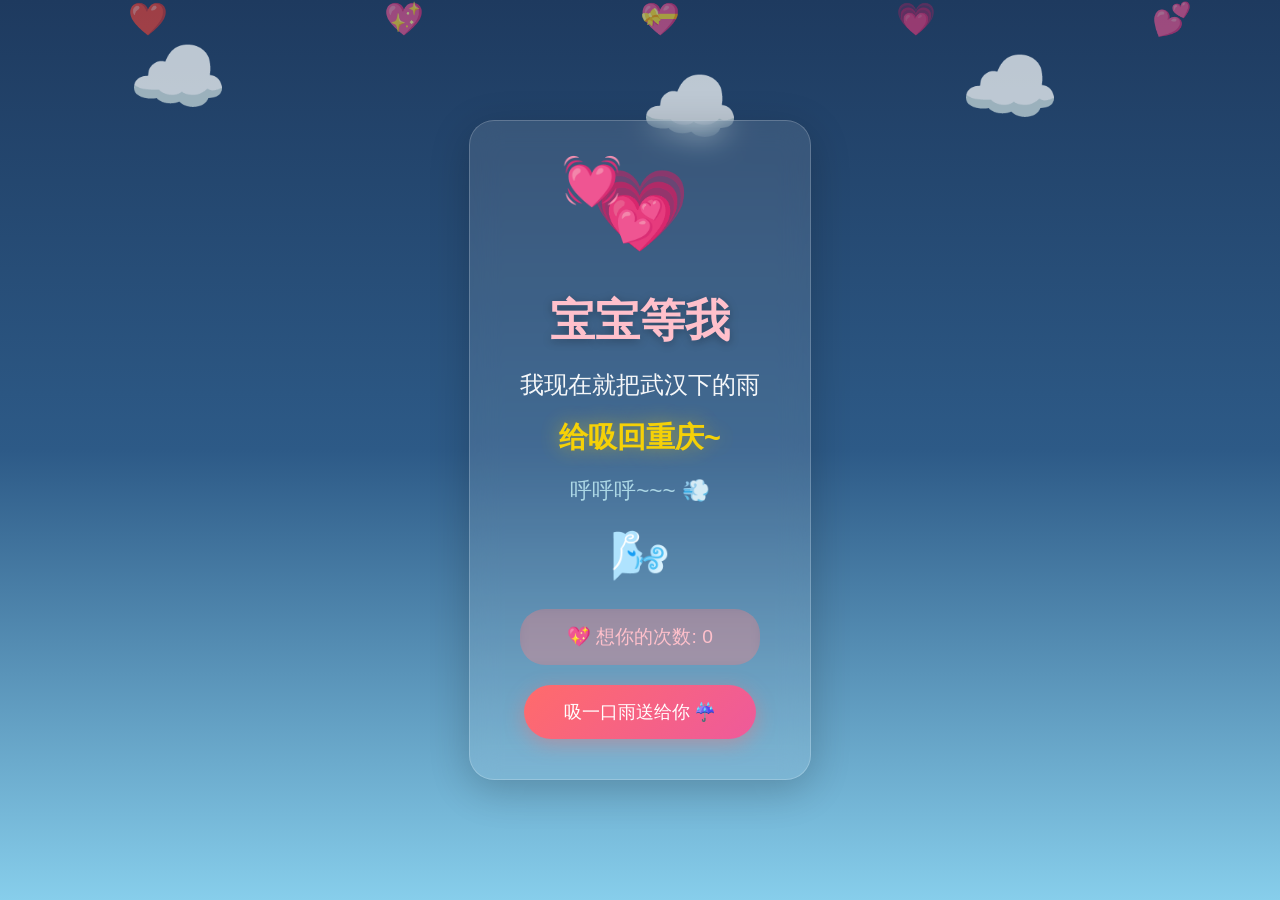
<file: template/views/rain.html>
<!DOCTYPE html>
<html lang="zh-CN">
<head>
    <meta charset="UTF-8">
    <meta name="viewport" content="width=device-width, initial-scale=1.0">
    <title>宝宝等我~</title>
    <link rel="stylesheet" href="../static/index.css">
</head>
<body>
    <div class="rain-container">
        <div class="raindrop" style="left: 10%; animation-delay: 0s;"></div>
        <div class="raindrop" style="left: 20%; animation-delay: 0.5s;"></div>
        <div class="raindrop" style="left: 30%; animation-delay: 1s;"></div>
        <div class="raindrop" style="left: 45%; animation-delay: 0.3s;"></div>
        <div class="raindrop" style="left: 55%; animation-delay: 0.8s;"></div>
        <div class="raindrop" style="left: 70%; animation-delay: 0.2s;"></div>
        <div class="raindrop" style="left: 80%; animation-delay: 0.6s;"></div>
        <div class="raindrop" style="left: 90%; animation-delay: 0.9s;"></div>
    </div>
    
    <div class="cloud-container">
        <div class="cloud cloud1">☁️</div>
        <div class="cloud cloud2">☁️</div>
        <div class="cloud cloud3">☁️</div>
    </div>

    <div class="container">
        <div class="heart-container">
            <div class="heart">💗</div>
            <div class="heart heart2">💓</div>
            <div class="heart heart3">💕</div>
        </div>
        <h1>宝宝等我</h1>
        <p class="main-text">我现在就把武汉下的雨</p>
        <p class="main-text highlight">给吸回重庆~</p>
        <p class="blow-text">呼呼呼~~~ 💨</p>
        <div class="wind">🌬️</div>
    </div>

    <div class="float-hearts">
        <span class="float-heart">❤️</span>
        <span class="float-heart">💖</span>
        <span class="float-heart">💝</span>
        <span class="float-heart">💗</span>
        <span class="float-heart">💕</span>
    </div>
    
    <script src="../static/index.js"></script>
</body>
</html>
</file>
<file: template/static/index.css>
body {
    font-family: 'Segoe UI', Tahoma, Geneva, Verdana, sans-serif;
    display: flex;
    flex-direction: column;
    align-items: center;
    justify-content: center;
    min-height: 100vh;
    margin: 0;
    background: linear-gradient(180deg, #1e3a5f 0%, #2d5a87 50%, #87ceeb 100%);
    color: white;
    overflow: hidden;
    position: relative;
}

.rain-container {
    position: absolute;
    top: 0;
    left: 0;
    width: 100%;
    height: 100%;
    pointer-events: none;
    overflow: hidden;
}

.raindrop {
    position: absolute;
    top: -20px;
    width: 2px;
    height: 20px;
    background: linear-gradient(to bottom, transparent, rgba(174, 194, 224, 0.8));
    animation: rain 1s linear infinite;
}

@keyframes rain {
    0% {
        transform: translateY(0);
        opacity: 1;
    }
    100% {
        transform: translateY(100vh);
        opacity: 0;
    }
}

.cloud-container {
    position: absolute;
    top: 0;
    left: 0;
    width: 100%;
    height: 200px;
    pointer-events: none;
}

.cloud {
    position: absolute;
    font-size: 80px;
    opacity: 0.8;
}

.cloud1 {
    top: 30px;
    left: 10%;
    animation: cloudFloat 20s ease-in-out infinite;
}

.cloud2 {
    top: 60px;
    left: 50%;
    animation: cloudFloat 25s ease-in-out infinite reverse;
}

.cloud3 {
    top: 40px;
    left: 75%;
    animation: cloudFloat 30s ease-in-out infinite;
}

@keyframes cloudFloat {
    0%, 100% {
        transform: translateX(0);
    }
    50% {
        transform: translateX(30px);
    }
}

.container {
    text-align: center;
    padding: 40px 50px;
    background: rgba(255, 255, 255, 0.1);
    border-radius: 25px;
    backdrop-filter: blur(15px);
    z-index: 10;
    border: 1px solid rgba(255, 255, 255, 0.2);
    box-shadow: 0 10px 40px rgba(0, 0, 0, 0.2);
}

.heart-container {
    position: relative;
    height: 100px;
    margin-bottom: 20px;
}

.heart {
    font-size: 5em;
    animation: pulse 1.5s ease-in-out infinite;
    position: absolute;
    top: 50%;
    left: 50%;
    transform: translate(-50%, -50%);
}

.heart2 {
    font-size: 3em;
    animation: pulse 2s ease-in-out infinite;
    top: 20%;
    left: 30%;
    animation-delay: 0.5s;
}

.heart3 {
    font-size: 2.5em;
    animation: pulse 1.8s ease-in-out infinite;
    top: 60%;
    right: 25%;
    animation-delay: 0.8s;
}

@keyframes pulse {
    0%, 100% {
        transform: translate(-50%, -50%) scale(1);
        opacity: 1;
    }
    50% {
        transform: translate(-50%, -50%) scale(1.1);
        opacity: 0.8;
    }
}

h1 {
    font-size: 2.8em;
    margin-bottom: 15px;
    text-shadow: 0 2px 10px rgba(0, 0, 0, 0.3);
    color: #ffc0cb;
}

.main-text {
    font-size: 1.5em;
    margin: 10px 0;
    opacity: 0.95;
    line-height: 1.6;
}

.main-text.highlight {
    color: #ffd700;
    font-weight: bold;
    font-size: 1.8em;
    text-shadow: 0 0 20px rgba(255, 215, 0, 0.5);
}

.blow-text {
    font-size: 1.4em;
    margin-top: 15px;
    animation: blow 1s ease-in-out infinite;
    color: #add8e6;
}

@keyframes blow {
    0%, 100% {
        transform: translateX(0);
    }
    25% {
        transform: translateX(-5px);
    }
    75% {
        transform: translateX(5px);
    }
}

.wind {
    font-size: 3em;
    margin-top: 20px;
    animation: windBlow 2s ease-in-out infinite;
}

@keyframes windBlow {
    0%, 100% {
        transform: translateX(0) rotate(0deg);
        opacity: 0.7;
    }
    50% {
        transform: translateX(20px) rotate(15deg);
        opacity: 1;
    }
}

.float-hearts {
    position: absolute;
    bottom: 0;
    left: 0;
    width: 100%;
    height: 100%;
    pointer-events: none;
    overflow: hidden;
}

.float-heart {
    position: absolute;
    font-size: 2em;
    opacity: 0.6;
    animation: floatUp 8s ease-in-out infinite;
}

.float-heart:nth-child(1) {
    left: 10%;
    animation-delay: 0s;
}

.float-heart:nth-child(2) {
    left: 30%;
    animation-delay: 2s;
}

.float-heart:nth-child(3) {
    left: 50%;
    animation-delay: 4s;
}

.float-heart:nth-child(4) {
    left: 70%;
    animation-delay: 1s;
}

.float-heart:nth-child(5) {
    left: 90%;
    animation-delay: 3s;
}

@keyframes floatUp {
    0% {
        transform: translateY(100vh) rotate(0deg);
        opacity: 0;
    }
    10% {
        opacity: 0.8;
    }
    90% {
        opacity: 0.8;
    }
    100% {
        transform: translateY(-100px) rotate(720deg);
        opacity: 0;
    }
}

.counter {
    margin-top: 25px;
    padding: 15px 25px;
    background: rgba(255, 107, 107, 0.3);
    border-radius: 25px;
    font-size: 1.2em;
    color: #ffc0cb;
    backdrop-filter: blur(5px);
}

.btn {
    margin-top: 20px;
    padding: 15px 40px;
    font-size: 1.1em;
    border: none;
    border-radius: 30px;
    background: linear-gradient(135deg, #ff6b6b, #ee5a9b);
    color: white;
    cursor: pointer;
    transition: transform 0.3s, box-shadow 0.3s;
    box-shadow: 0 5px 20px rgba(255, 107, 107, 0.4);
}

.btn:hover {
    transform: scale(1.08);
    box-shadow: 0 8px 30px rgba(255, 107, 107, 0.6);
}

.btn:active {
    transform: scale(0.98);
}
</file>
